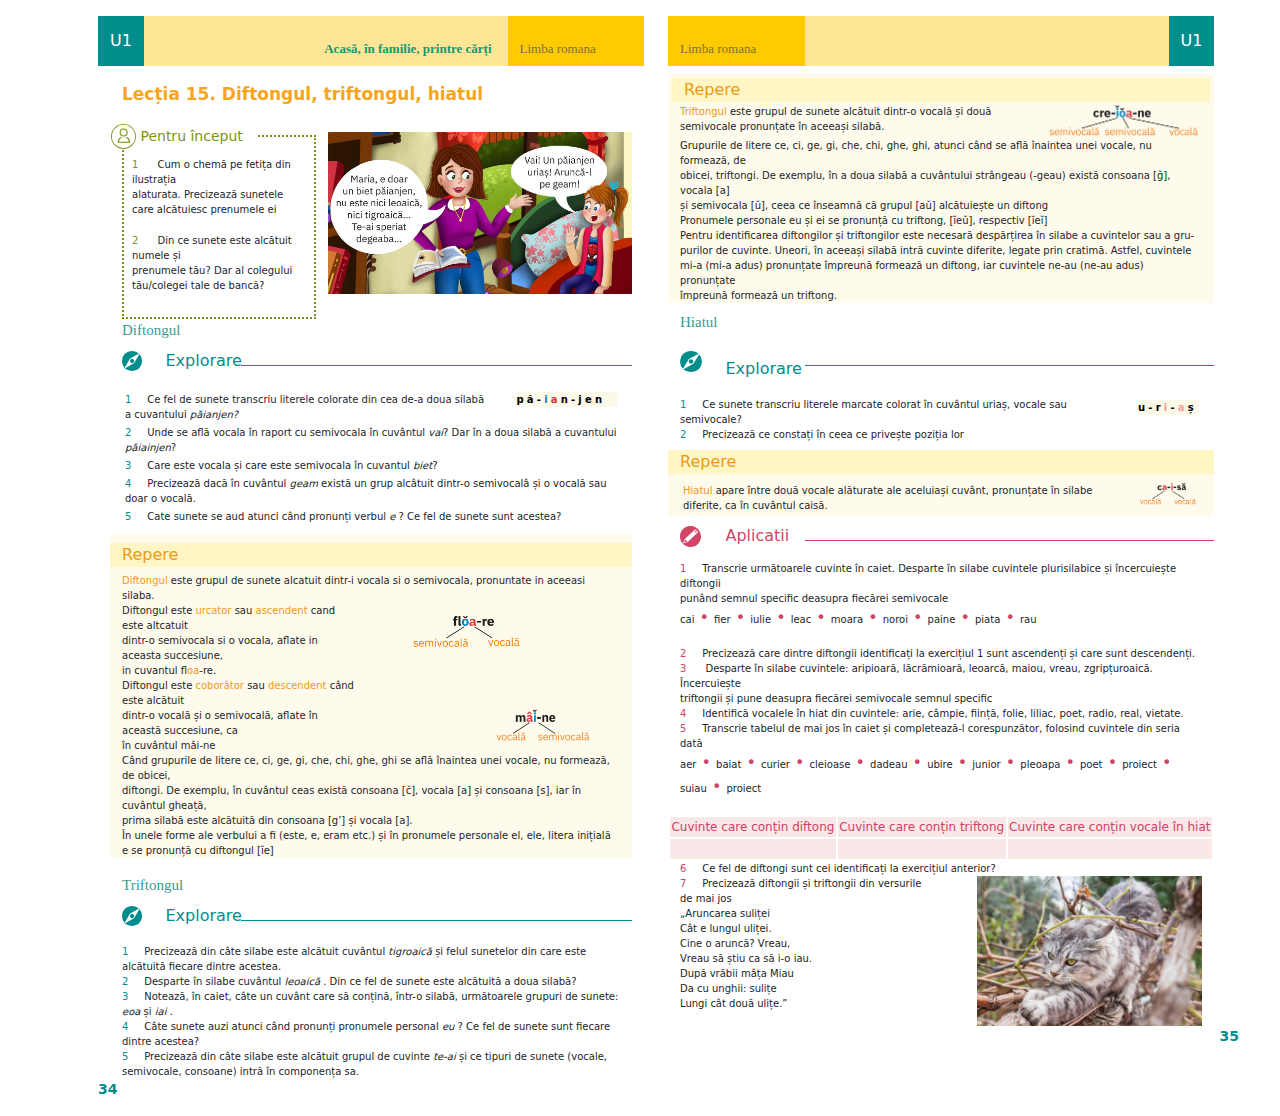
<file: index.html>
<!DOCTYPE html>
<html>
<head>
<title>Book</title>
<link rel="stylesheet" href="style.css">
<link rel="stylesheet" href="bootstrap/css/bootstrap.css">
<meta name="viewport" content="width=device-width, initial-scale=1.0">
</head>
<body>
    <div class="container-md page-size">
        <div class="row">
            <div class="col-lg-6">
                <div class="leftside container p-0 m-3">
                   <div class="row m-0 header-size">
                        <div class="col-1 sect-color d-flex ">
                           <p class="first-element mt-auto mb-auto ms-auto">U1</p> 
                        </div>
                        <div class="col-8 second-sect-color d-flex">
                           <p class="second-element mb-0 float-end mt-auto ms-auto mb-2 me-1 ">Acasă, în familie, printre cărți</p> 
                        </div>
                        <div class="col-3 first-sect-color d-flex ">
                            <p class="first-sect-element mt-auto mb-2 me-1">Limba romana</p>
                        </div>
                   </div>


                   <div class="ps-4 pe-4 container">
                        <div class="row p-0 mt-3">
                            <p class="section-element">Lecția 15. Diftongul, triftongul, hiatul</p>
                        </div>
                        <div class="row ">
                            <div class="col-5  ">
                                <fieldset class="p-0 border-c">
                                    <legend class="float-none w-auto description-set m-0 p-0">
                                       <span class=" align-middle description-image">
                                            <img src="img/untitled-cropped.svg" alt="" class="img-fluid ">
                                        </span>
                                       <span description-set>Pentru început</span>
                                    </legend>

                                    <div class="p-2">
                                        <p class="text-line-3"><span class="color ">1</span>&nbsp;&nbsp;&nbsp;&nbsp;&nbsp; Cum o chemă pe fetița din ilustrația <br> alaturata. Precizează sunetele care alcătuiesc prenumele ei</p>
                                        <p class="text-line-3"><span class="color ">2</span>&nbsp;&nbsp;&nbsp;&nbsp;&nbsp; Din ce sunete este alcătuit numele și<br>prenumele tău? Dar al colegului tău/colegei tale de bancă?</p>
                                    </div>
                                 </fieldset>
                            </div>
                            <div class="col-7 p-0" >
                                <img src="img/p34_01_pentru-inceput.jpg" alt="" class="img-fluid mt-2 " >
                            </div>
                        </div>
                         <div class="row a-element r-1">
                            <p>Diftongul</p>
                        </div>
                         <div class="row">
                            <div class="col-1">
                                <img class="explorer-section img-fluid" src =" img/icon-inform.svg" alt=""/> 
                            </div>
                            <div class="col-2">
                                <p class="element-color">Explorare</p>
                            </div>
                            <div class="col-9 my-3 separator"></div>
                         </div>                     
                         <div class="row">
                            <div class="col-9">
                                <p class="text-line-1"> <span class="element-color">1</span>&nbsp;&nbsp;&nbsp;&nbsp;&nbsp;Ce fel de sunete transcriu literele colorate din cea de-a doua silabă a cuvantului<span class="emphasized"> păianjen?</span></p>
                            </div>
                            <div class="col-3 "> 
                                <p class="text-line-1 element-single-col">
                                        <span class="bolded" style="color:#000000">p</span>
                                        <span class="bolded" style="color:#000000">ă</span>
                                        <span class="bolded" style="color:#000000">-</span>
                                        <span class="bolded" style="color:#037fbf">i</span> 
                                        <span class="bolded" style="color:#d33236">a</span>  
                                        <span class="bolded" style="color:#000000">n</span>  
                                        <span class="bolded" style="color:#000000">-</span>
                                        <span class="bolded" style="color:#000000">j</span>
                                        <span class="bolded" style="color:#000000">e</span>
                                        <span class="bolded" style="color:#000000">n</span>                              
                                </p>
                            </div>
                        </div>  
                        <div class="row">
                            <p class="text-line-1"><span class="element-color">2</span>&nbsp;&nbsp;&nbsp;&nbsp;&nbsp;Unde se află vocala în raport cu semivocala în cuvântul<span class="emphasized"> vai</span>? Dar în a doua silabă a cuvantului <span class="emphasized"> păiainjen</span>?</p>
                            <p class="text-line-1"><span class="element-color">3</span>&nbsp;&nbsp;&nbsp;&nbsp;&nbsp;Care este vocala și care este semivocala în cuvantul <span class="emphasized"> biet</span>?</p>
                            <p class="text-line-1"><span class="element-color">4</span>&nbsp;&nbsp;&nbsp;&nbsp;&nbsp;Precizează dacă în cuvântul <span class="emphasized"> geam </span> există un grup alcâtuit dintr-o semivocalâ și o vocală sau doar o vocală.</p>
                            <p class="text-line-1"><span class="element-color">5</span>&nbsp;&nbsp;&nbsp;&nbsp;&nbsp;Cate sunete se aud atunci când pronunți verbul <span class="emphasized"> e </span>? Ce fel de sunete sunt acestea?</p>
                        </div>
                        <div class="row">
                            <div class="container mt-2 repere-bg">
                                <div class="row r-1 mt-2">
                                    <p class="repere">Repere</p>
                                </div>
                                <div class="row">
                                    <p class="text-line-2"><span class="color-test">Diftongul</span> este grupul de sunete alcatuit dintr-i vocala si o semivocala, pronuntate in aceeasi silaba.</p>
                                </div>
                                <div class="row">
                                    <div class="col-6 ">
                                        <p class="text-line-2">Diftongul este <span class="color-test"> urcator</span> sau <span class="color-test">ascendent</span> cand este altcatuit <br> dintr-o semivocala si o vocala, aflate in aceasta succesiune, <br> in cuvantul fl<span class="color-test">oa</span>-re.</p>
                                    </div>
                                    <div class="col-6 d-flex ">
                                        <img src="img/p34_floare.png" alt="" class="img-fluid m-0 me-auto ms-4 mb-auto mt-2" style="max-height: 40px;">
                                    </div>
                                </div>
                                <div class="row">
                                    <div class="col-6">
                                        <p class="text-line-2">Diftongul este <span class="color-test"> coborâtor </span> sau <span class="color-test">descendent</span> când este alcătuit<br>  dintr-o vocală și o semivocală, aflate în această succesiune, ca <br> în cuvântul mâi-ne</p>
                                    </div>
                                    <div class="col-6 d-flex">
                                        <img src="img/p34_maine.png" alt="" class="img-fluid m-0 mt-auto mb-2 ms-auto me-4"  style="max-height: 40px;">
                                    </div>
                                </div>
                                <div class="row">
                                    <p class="text-line-2">Când grupurile de litere ce, ci, ge, gi, che, chi, ghe, ghi se află înaintea unei vocale, nu formează, de obicei,<br>diftongi. De exemplu, în cuvântul ceas există consoana [č], vocala [a] și consoana [s], iar în cuvântul gheață, <br>
                                        prima silabă este alcătuită din consoana [g’] și vocala [a].
                                    </p>
                                    <p class="text-line-2">În unele forme ale verbului a fi (este, e, eram etc.) și în pronumele personale el, ele, litera inițială e se 
                                        pronunță cu diftongul [ĭe]</p>
                                </div>
                            </div> 
                        </div>
                        <div class="row a-element r-1 mt-3">
                            <p>Triftongul</p>
                        </div>
                        <div class="row">
                            <div class="container ">
                                <div class="row r-0">
                                    <div class="col-1">
                                        <img class="explorer-section img-fluid" src =" img/icon-inform.svg" alt=""/> 
                                    </div>
                                    <div class="col-2">
                                        <p class="element-color">Explorare</p>
                                    </div>
                                   <div class="col-9 my-3 separator"></div>
                                </div>
                                <div class="row">
                                    <div class="text-line-3"><span class="element-color ">1</span>&nbsp;&nbsp;&nbsp;&nbsp;&nbsp;Precizează din câte silabe este alcătuit cuvântul<span class="emphasized"> tigroaică </span> și felul sunetelor din care este alcătuită fiecare dintre acestea.</div>
                                    <div class="text-line-3"><span class="element-color ">2</span>&nbsp;&nbsp;&nbsp;&nbsp;&nbsp;Desparte în silabe cuvântul <span class="emphasized"> leoaică </span>. Din ce fel de sunete este alcătuită a doua silabă?</div>
                                    <div class="text-line-3"><span class="element-color ">3</span>&nbsp;&nbsp;&nbsp;&nbsp;&nbsp;Notează, în caiet, câte un cuvânt care să conțină, într-o silabă, următoarele grupuri de sunete: <span class="emphasized"> eoa </span> și<span class="emphasized"> iai</span> .</div>
                                    <div class="text-line-3"><span class="element-color ">4</span>&nbsp;&nbsp;&nbsp;&nbsp;&nbsp;Câte sunete auzi atunci când pronunți pronumele personal <span class="emphasized"> eu </span>? Ce fel de sunete sunt fiecare dintre acestea?</div>
                                    <div class="text-line-3"><span class="element-color ">5</span>&nbsp;&nbsp;&nbsp;&nbsp;&nbsp;Precizează din câte silabe este alcătuit grupul de cuvinte <span class="emphasized"> te-ai </span> și ce tipuri de sunete (vocale, semivocale, consoane) intră în componența sa.</div>
                                </div>
                            </div>
                        </div>
                        <div class="row pg-nr">
                            34
                        </div>
                   </div>
                </div>
            </div>
    
            <div class="col-lg-6">
                <div class="rightside container p-0 m-3">
                    <div class="row m-0 header-size ">
                        <div class="col-3 first-sect-color d-flex ">
                            <p class="first-sect-element mt-auto mb-2 me-1">Limba romana</p>
                        </div>
                        <div class="col-8 second-sect-color"></div>
                         <div class="col-1 sect-color d-flex ">
                           <p class="first-element mt-auto mb-auto ms-auto">U1</p> 
                        </div>
                    </div>
                    <div class="row mt-2">
                        <div class="ps-4 pe-4 container">
                            <div class="row">
                                <div class="container repere-bg">
                                    <div class="row p-1 r-1">
                                        <p class="repere">Repere</p>
                                    </div>
                                    <div class="row">
                                        <div class="container ">
                                            <div class="row">
                                                <div class="col-8 ">
                                                    <p class="text-line-2"><span class="color-test">Triftongul</span> este grupul de sunete alcătuit dintr-o vocală și două semivocale pronunțate în aceeași silabă.</p>                                
                                                </div>
                                                <div class="col-4">
                                                    <img src="img/p35_creioane.png" alt="" class="img-fluid m-0">
                                                </div>
                                            </div>
                                            <div class="row">
                                                <p class="text-line-2">Grupurile de litere ce, ci, ge, gi, che, chi, ghe, ghi, atunci când se află înaintea unei vocale, nu formează, de</p>
                                                <p class="text-line-2">obicei, triftongi. De exemplu, în a doua silabă a cuvântului strângeau (-geau) există consoana [ğ], vocala [a]</p>
                                                <p class="text-line-2">și semivocala [ŭ], ceea ce înseamnă că grupul [aŭ] alcătuiește un diftong</p>
                                            </div>
                                            <div class="row">
                                                <p class="text-line-2">Pronumele personale eu și ei se pronunță cu triftong, [ĭeŭ], respectiv [ĭeĭ]</p>
                                            </div>
                                            <div class="row">
                                                <p class="text-line-2">Pentru identificarea diftongilor și triftongilor este necesară despărțirea în silabe a cuvintelor sau a gru-</p>
                                                <p class="text-line-2">purilor de cuvinte. Uneori, în aceeași silabă intră cuvinte diferite, legate prin cratimă. Astfel, cuvintele</p>
                                                <p class="text-line-2">mi-a (mi-a adus) pronunțate împreună formează un diftong, iar cuvintele ne-au (ne-au adus) pronunțate</p>
                                                <p class="text-line-2">împreună formează un triftong.</p>
                                            </div>
                                        </div>
                                    </div>
                                </div>
                            </div>
                            <div class="row a-element mt-2">
                                <p>Hiatul</p>
                            </div>
                            <div class="row">
                                <div class="col-1">
                                    <img class="explorer-section img-fluid" src =" img/icon-inform.svg" alt=""/> 
                                </div>
                                <div class="col-2 mt-2">
                                    <p class="element-color">Explorare</p>
                                </div>
                                <div class="col-9 my-3 separator"></div>
                            </div> 
                            <div class="row">
                                <div class="container m-0">
                                    <div class="row">
                                        <div class="col-10">
                                            <div class="text-line-3"><span class="element-color ">1</span>&nbsp;&nbsp;&nbsp;&nbsp;&nbsp;Ce sunete transcriu literele marcate colorat în cuvântul uriaș, vocale sau semivocale?</div>
                                        </div>
                                        <div class="col-2 "> 
                                            <p class="text-line-1 element-single-col">
                                                <span class="bolded" style="color:#000000">u</span>
                                                <span class="bolded" style="color:#000000">-</span>
                                                <span class="bolded" style="color:#000000">r</span>
                                                <span class="bolded" style="color:#f3a099">i</span>
                                                <span class="bolded" style="color:#000000">-</span> 
                                                <span class="bolded" style="color:#f3a099">a</span>   
                                                <span class="bolded" style="color:#000000">ș</span>                            
                                        </p>
                                        </div>
                                    </div> 
                                    <div class="row">
                                        <div class="text-line-3"><span class="element-color ">2</span>&nbsp;&nbsp;&nbsp;&nbsp;&nbsp;Precizează ce constați în ceea ce privește poziția lor</div>
                                    </div> 
                                </div>
                            </div>
                            <div class="row mt-2">
                                <div class="container repere-bg">
                                    <div class="row r-1">
                                        <p class="repere">Repere</p>
                                    </div>
                                    <div class="row">
                                        <div class="col-10">
                                            <p class="text-line-1"><span class="color-test">Hiatul</span> apare între două vocale alăturate ale aceluiași cuvânt, pronunțate în silabe <br>
                                                diferite, ca în cuvântul caisă.</p>
                                        </div>
                                        <div class="col-2">
                                            <img src="img/p35_caisa.png"  class="img-fluid">
                                        </div>
                                    </div>
                                </div>
                            </div>
                            <div class="row mt-2">
                                <div class="col-1">
                                    <img src="img/pen-red-cropped.svg" class="img-fluid">
                                </div>
                                <div class="col-2 background-sec">Aplicatii</div>
                                <div class="col-9 my-3 separator-red"></div>
                            </div>
                            <div class="row mt-1">
                                <div class="container">
                                    <div class="row">
                                        <p class="text-line-2"><span class="color-red">1</span>&nbsp;&nbsp;&nbsp;&nbsp;&nbsp;Transcrie următoarele cuvinte în caiet. Desparte în silabe cuvintele plurisilabice și încercuiește diftongii
                                        <p class="text-line-2"> punând semnul specific deasupra fiecărei semivocale</p>
                                        <p>
                                            <span class="text-line-2">cai</span>
                                            <span class="red-dot">•</span>
                                            <span class="text-line-2">fier</span>
                                            <span class="red-dot">•</span>
                                            <span class="text-line-2">iulie</span> 
                                            <span class="red-dot">•</span>
                                            <span class="text-line-2">leac</span>
                                            <span class="red-dot">•</span>
                                            <span class="text-line-2">moara</span>  
                                            <span class="red-dot">•</span>
                                            <span class="text-line-2">noroi</span>
                                            <span class="red-dot">•</span>
                                            <span class="text-line-2">paine</span>
                                            <span class="red-dot">•</span>
                                            <span class="text-line-2">piata</span>
                                            <span class="red-dot">•</span>
                                            <span class="text-line-2">rau</span>    
                                        </p>
                                        <p class="text-line-2"><span class="color-red">2</span>&nbsp;&nbsp;&nbsp;&nbsp;&nbsp;Precizează care dintre diftongii identificați la exercițiul 1 sunt ascendenți și care sunt descendenți.</p>
                                        <p class="text-line-2"><span class="color-red">3</span>&nbsp;&nbsp;&nbsp;&nbsp;&nbsp; Desparte în silabe cuvintele: aripioară, lăcrămioară, leoarcă, maiou, vreau, zgripțuroaică. Încercuiește<p class="text-line-2">triftongii și pune deasupra fiecărei semivocale semnul specific</p>
                                        <p class="text-line-2"><span class="color-red">4</span>&nbsp;&nbsp;&nbsp;&nbsp;&nbsp;Identifică vocalele în hiat din cuvintele: arie, câmpie, ființă, folie, liliac, poet, radio, real, vietate.</p>
                                        <p class="text-line-2"><span class="color-red">5</span>&nbsp;&nbsp;&nbsp;&nbsp;&nbsp;Transcrie tabelul de mai jos în caiet și completează-l corespunzător, folosind cuvintele din seria dată</p>
                                        <p>
                                            <span class="text-line-2">aer</span>
                                            <span class="red-dot">•</span>
                                            <span class="text-line-2">baiat</span>
                                            <span class="red-dot">•</span>
                                            <span class="text-line-2">curier</span> 
                                            <span class="red-dot">•</span>
                                            <span class="text-line-2">cleioase</span>
                                            <span class="red-dot">•</span>
                                            <span class="text-line-2">dadeau</span>  
                                            <span class="red-dot">•</span>
                                            <span class="text-line-2">ubire</span>
                                            <span class="red-dot">•</span>
                                            <span class="text-line-2">junior</span>
                                            <span class="red-dot">•</span>
                                            <span class="text-line-2">pleoapa</span>
                                            <span class="red-dot">•</span>
                                            <span class="text-line-2">poet</span>    
                                            <span class="red-dot">•</span>
                                            <span class="text-line-2">proiect</span> 
                                            <span class="red-dot">•</span>
                                            <span class="text-line-2">suiau</span> 
                                            <span class="red-dot">•</span>
                                            <span class="text-line-2">proiect</span>          
                                        </p>
                                    </div>
                                    <div class="row">
                                        <table class="quiz-tbl bag-col">
                                            <tr>
                                                <td>Cuvinte care conțin diftong</td>
                                                <td>Cuvinte care conțin triftong</td>
                                                <td>Cuvinte care conțin vocale în hiat</td>
                                            </tr>
                                            <tr>
                                                <td>&nbsp;</td>
                                                <td>&nbsp;</td>
                                                <td>&nbsp;</td>
                                            </tr>
                                        </table>
                                    </div>
                                    <div class="row">
                                        <p class="text-line-2"><span class="color-red">6</span>&nbsp;&nbsp;&nbsp;&nbsp;&nbsp;Ce fel de diftongi sunt cei identificați la exercițiul anterior?</p>
                                    </div>
                                    <div class="row">
                                        <div class="col-6">
                                            <p class="text-line-2"><span class="color-red">7</span>&nbsp;&nbsp;&nbsp;&nbsp;&nbsp;Precizează diftongii și triftongii din versurile de mai jos</p>
                                            <p class="text-line-2">
                                                „Aruncarea suliței <p class="text-line-2">
                                                Cât e lungul uliței.<p class="text-line-2">
                                                Cine o aruncă? Vreau,<p class="text-line-2">
                                                Vreau să știu ca să i-o iau.<p class="text-line-2">
                                                După vrăbii mâța Miau<p class="text-line-2">
                                                Da cu unghii: sulițe<p class="text-line-2">
                                                Lungi cât două ulițe.”<p class="text-line-2">
                                            </p>
                                        </div>
                                        <div class="col-6 d-flex ">
                                            <img src="img/p35_pisica.jpg" class="img-fluid ms-auto " style="max-height: 150px;">
                                        </div>
                                    </div>
                                </div>
                            </div>
                            <div class="row">
                                <div class="col-11"></div>
                                <div class="col-1 pg-nr-right">35</div>
                            </div>
                        </div>
                    </div>
                </div>
            </div>
        </div>   
    </div>
</body>
</html>
</file>
<file: style.css>
@font-face {
  font-family: 'RobotoSlab-Regular';
  font-family: 'Minion-Pro-Regular';
  font-family: 'RobotoCondensed-Regular';
  font-family: 'IBMPlexSerif-Regular';
  font-family: 'IBMPlexSerif-Light';
  font-family: 'IBMPlexSerif-Italic';
  font-family: 'IBMPlexSerif-Bold';
  font-family: 'IBMPlexSans-SemiBold';
  font-family: 'IBMPlexSans-Regular';
  font-family: 'AmericanTypewriter';
  font-family: 'AdobeFnt23';

  src: url(Fonts/Document\ fonts/RobotoSlab-Regular.ttf);
  src: url(Fonts/Document\ fonts/Minion-Pro-Regular.ttf);
  src: url(Fonts/Document\ fonts/RobotoCondensed-Regular.ttf);
  src: url(Fonts/Document\ fonts/IBMPlexSerif-Regular.ttf);
  src: url(Fonts/Document\ fonts/IBMPlexSerif-Light.ttf);
  src: url(Fonts/Document\ fonts/IBMPlexSerif-Italic.ttf);
  src: url(Fonts/Document\ fonts/IBMPlexSerif-Bold.ttf);
  src: url(Fonts/Document\ fonts/IBMPlexSans-SemiBold.ttf);
  src: url(Fonts/Document\ fonts/IBMPlexSans-Regular.otf);
  src: url(Fonts/Document\ fonts/AmericanTypewriter.ttc);
  src: url(Fonts/Document\ fonts/AdobeFnt23.lst);
}

.page-size{
  height: 900px;
  width: 640px;
}

.leftside, .rightside{
  background-color: white;
  
}

.header-size {
  height: 50px;
}

.sect-color{
  background-color: #008e8c;
}

.second-sect-color{
  background-color: #ffe696;
}

.first-sect-color{
  background-color: #ffca00;
}

.first-sect-element{
  color: #787245;
  font-family: "RobotoSlab-Regular";
  font-size: 13px;
}

.border-c {
  border: 2px dotted #7e9513 !important;
}

.description-set{
  color: #7e9513;
  font-size: 14px;
  font-size: "IBMPlexSans-Regular";
  transform: translate(-13px);
}

.description-list {
  list-style-type: none; 
  counter-reset: custom-counter; 
}

.description-number {
 color: #7e9513;
}

.description-test{
 font-size: 104%;
}

.a-element{
  color: #369b96;
  font-size: 15px;
  font-family: "IBMPlexSans-Regular";
}

.explorer-section{
  background-color: #008e8c;
  border-radius: 50%;
  max-width: 4vw;
  max-height: 4vh;
 
}

.separator {
  border-top: 1px solid #008e8c;
}

.separator-red {
  border-top: 1px solid #d04365;
}

.color-red{
  color: #d04365
}

.quiz-tbl td {
  font-size: 12px;
  text-align: center;
  color: #d03f63;
  font-weight: 500;
  border: 2px solid white;
}

.element-color {
  color: #008e8c; 
}

.text-line-1{
  font-size: 10px;
  margin: 3px; 
}
.text-line-2{
  font-size: 10px;
  margin: 0; 
}

.text-line-3{
  font-size: 10px; 
}

.element-single-col{
  background-color: #fbf9e8;
}

.bolded {
  font-weight: bold;
}

.emphasized { 
  font-style: italic;
 }

.p {
  margin: 0;
  padding: 0;
}

.pg-nr {
  font-size: 14px;
  transform: translate(-12px);
  color: #008e8c;
  font-weight: bold;
}

.pg-nr-right {
  font-size: 14px;
  transform: translate(39px);
  color: #008e8c;
  font-weight: bold;
}

.color-test{
color: #f09724;
}

.color{
  color: #7e9513;
}

.first-element{
  color: white;
}

.r-1 {
  height: 30px;
}

.r-2 {
  height: 170px;
}



.second-element{
  color: #0f9a72;
  font-family: "RobotoSlab-Regular";
  font-size: 13px;
  font-weight: bolder;
}

.t-element{
  color: #787245;
  font-family: "RobotoSlab-Regular";
  font-size: 13px;
}

.section-element{
  font-size: 17px;
  color: #f9a51b;
  font-weight: bolder
}

.background-sec{
  color: #d24567;
}

.red-dot {
  color: #d04365;
}

.bag-col{
  background-color: #f8e8e8;
  height: 18 px;
}

.repere {
  background-color: #fff5c5;
  color: #ec9b13;
}

.repere-bg {
  background-color: #fefbec;
}
</file>
